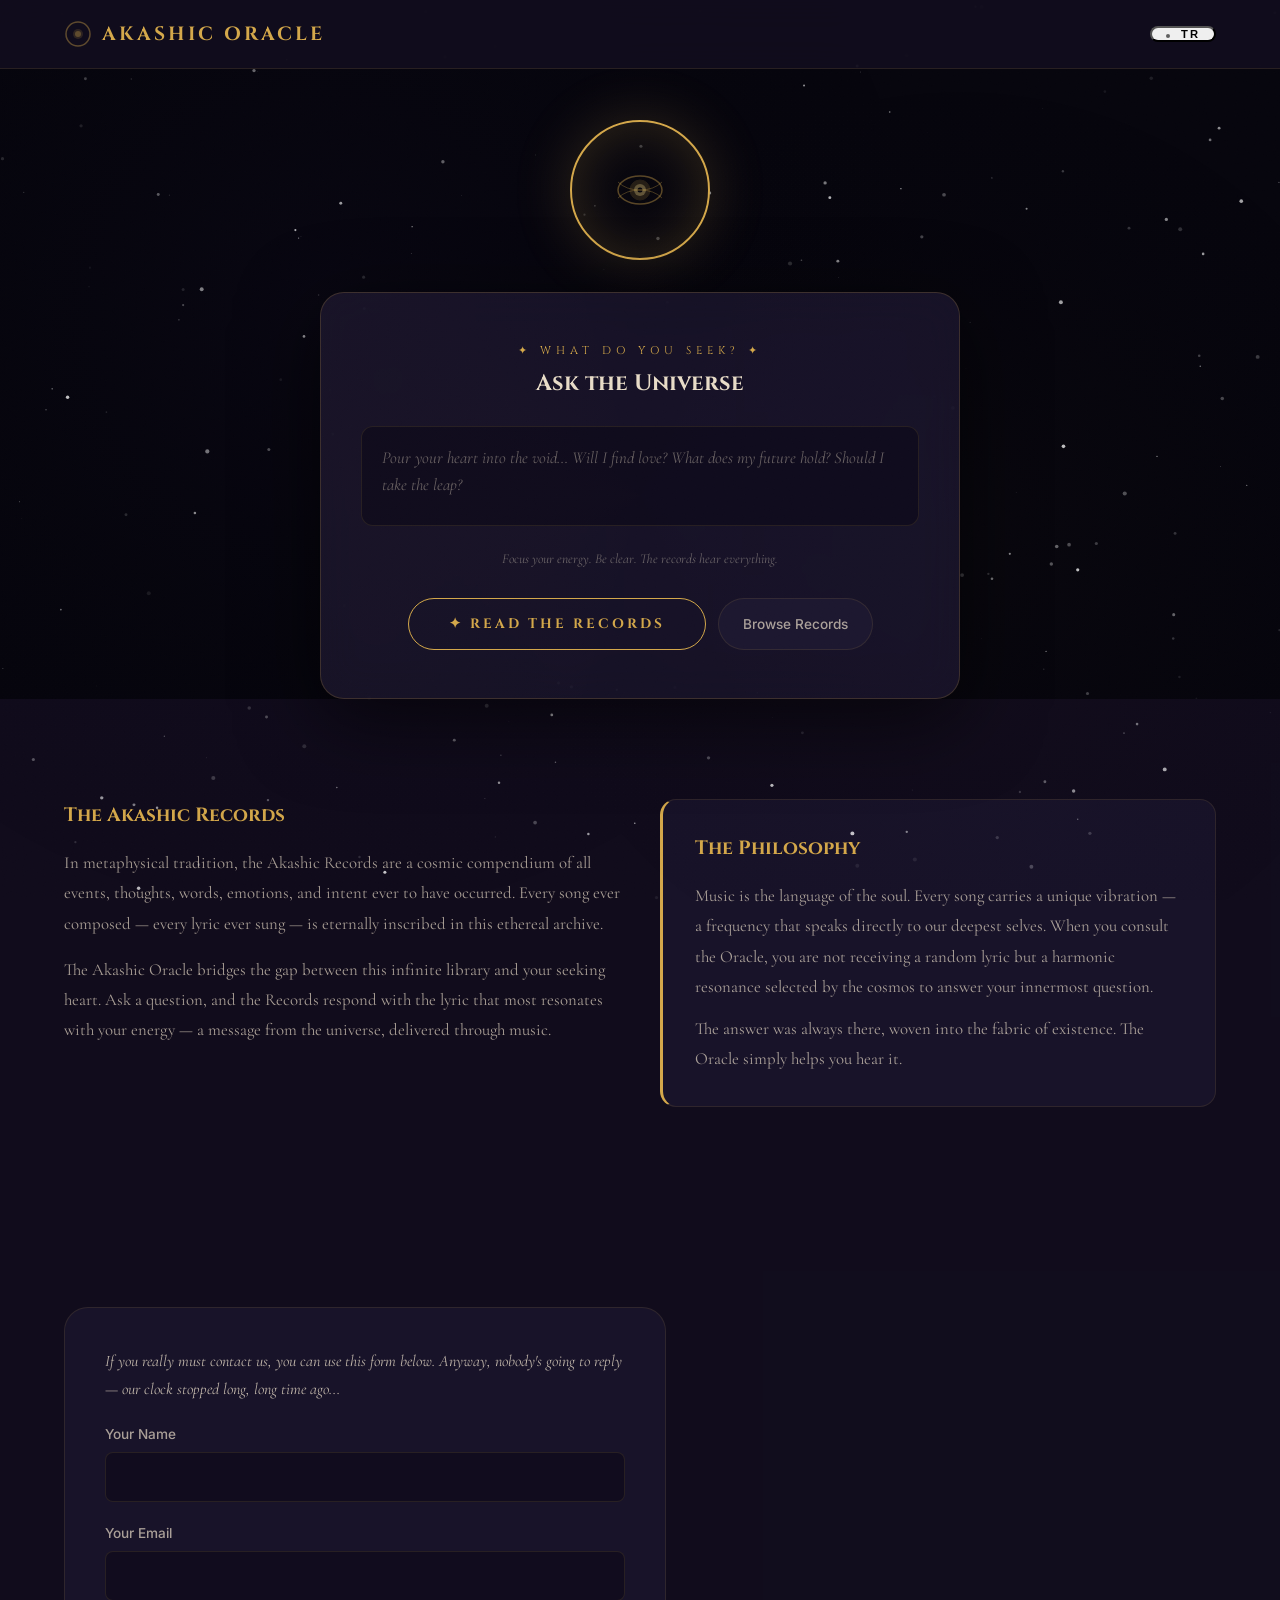
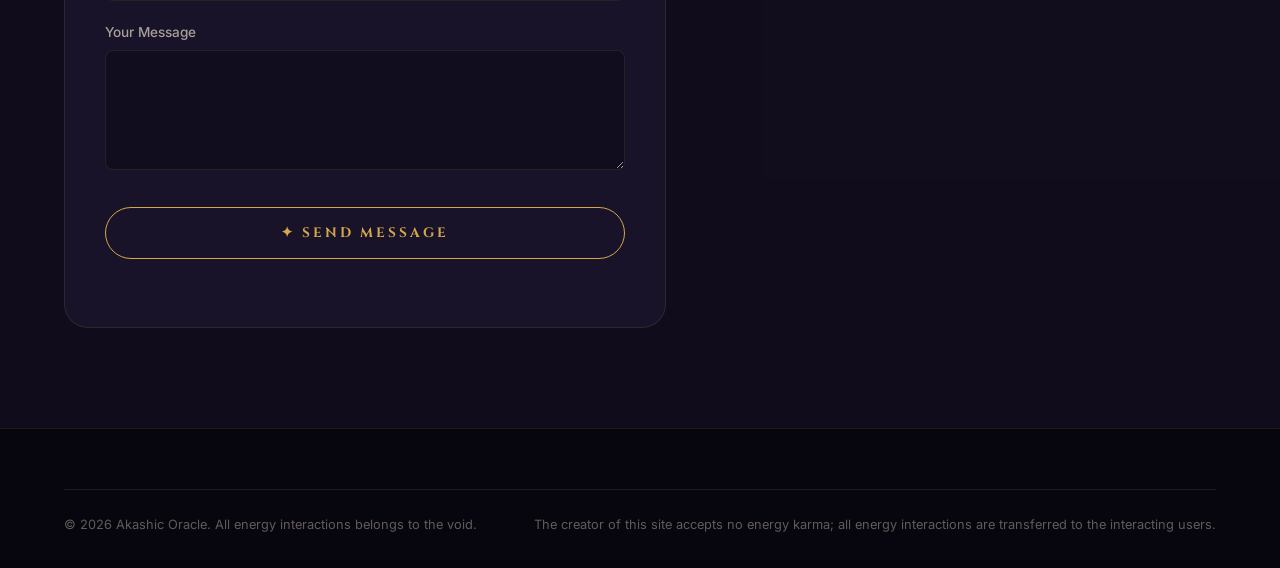
<file: index.html>
<!DOCTYPE html>
<html lang="en" data-theme="dark">
<head>
<meta charset="UTF-8">
<meta name="viewport" content="width=device-width,initial-scale=1.0">
<title data-i18n="site_title">Akashic Oracle — The Universe Speaks Through Song</title>
<meta name="description" content="Consult the Akashic Records through song lyrics. Ask a question, receive wisdom from the cosmic library of every song ever sung." data-i18n="attr:content:meta_desc">
<meta name="theme-color" content="#07060e">
<link rel="canonical" href="https://ilkimonercan.github.io/songoracle/">
<meta property="og:title" content="Akashic Oracle — The Universe Speaks Through Song" data-i18n="attr:content:og_title">
<meta property="og:description" content="Consult the Akashic Records through song lyrics. The cosmic library of every song ever sung awaits your question." data-i18n="attr:content:og_desc">
<meta property="og:type" content="website">
<meta property="og:url" content="https://ilkimonercan.github.io/songoracle/">
<meta property="og:locale" content="en_US">
<meta property="og:site_name" content="Akashic Oracle">
<meta name="twitter:card" content="summary_large_image">
<meta name="twitter:title" content="Akashic Oracle" data-i18n="attr:content:tw_title">
<meta name="twitter:description" content="The Universe Speaks Through Song" data-i18n="attr:content:tw_desc">
<link rel="icon" type="image/svg+xml" href="data:image/svg+xml,%3Csvg%20xmlns%3D%27http%3A%2F%2Fwww.w3.org%2F2000%2Fsvg%27%20viewBox%3D%270%200%2064%2064%27%3E%3Ccircle%20cx%3D%2732%27%20cy%3D%2732%27%20r%3D%2730%27%20fill%3D%27%2307060e%27%20stroke%3D%27%23d4a84b%27%20stroke-width%3D%272%27%2F%3E%3Ccircle%20cx%3D%2725%27%20cy%3D%2727%27%20r%3D%278%27%20fill%3D%27%23d4a84b%27%20opacity%3D%270.3%27%2F%3E%3Ccircle%20cx%3D%2728%27%20cy%3D%2723%27%20r%3D%273.5%27%20fill%3D%27%23f0d68a%27%2F%3E%3Ccircle%20cx%3D%2728%27%20cy%3D%2723%27%20r%3D%271.2%27%20fill%3D%27%2307060e%27%2F%3E%3C%2Fsvg%3E">
<link rel="apple-touch-icon" href="data:image/svg+xml,%3Csvg%20xmlns%3D%27http%3A%2F%2Fwww.w3.org%2F2000%2Fsvg%27%20viewBox%3D%270%200%2064%2064%27%3E%3Ccircle%20cx%3D%2732%27%20cy%3D%2732%27%20r%3D%2730%27%20fill%3D%27%2307060e%27%20stroke%3D%27%23d4a84b%27%20stroke-width%3D%272%27%2F%3E%3Ccircle%20cx%3D%2725%27%20cy%3D%2727%27%20r%3D%278%27%20fill%3D%27%23d4a84b%27%20opacity%3D%270.3%27%2F%3E%3Ccircle%20cx%3D%2728%27%20cy%3D%2723%27%20r%3D%273.5%27%20fill%3D%27%23f0d68a%27%2F%3E%3Ccircle%20cx%3D%2728%27%20cy%3D%2723%27%20r%3D%271.2%27%20fill%3D%27%2307060e%27%2F%3E%3C%2Fsvg%3E">
<script async src="https://www.googletagmanager.com/gtag/js?id=G-XXXXXXXXXX"></script>
<script>window.dataLayer=window.dataLayer||[];function gtag(){dataLayer.push(arguments);}gtag('js',new Date());gtag('config','G-XXXXXXXXXX');</script>
<link rel="preconnect" href="https://fonts.googleapis.com">
<link rel="preconnect" href="https://fonts.gstatic.com" crossorigin>
<link href="https://fonts.googleapis.com/css2?family=Cinzel:wght@400;700;900&family=Cormorant+Garamond:ital,wght@0,300;0,500;0,700;1,300;1,500&family=Inter:wght@400;500;600&display=swap" rel="stylesheet">
<link rel="stylesheet" href="styles.css">
</head>
<body>
<header>

  <nav>

    <a href="#" class="logo" aria-label="Akashic Oracle Home">

      <svg viewBox="0 0 28 28" fill="none" aria-hidden="true">

        <circle cx="14" cy="14" r="12" stroke="currentColor" stroke-width="1.5" opacity="0.4"/>

        <circle cx="14" cy="14" r="5" fill="currentColor" opacity="0.15"/>

        <circle cx="14" cy="14" r="3" fill="currentColor" opacity="0.3"/>

      </svg>

      Akashic Oracle

    </a>

    <div class="nav-controls">

      <button class="lang-btn" id="langBtn" aria-label="Switch language"><span class="lang-dot"></span>TR</button>


    </div>

  </nav>

</header>

<canvas id="star-canvas" aria-hidden="true"></canvas>

<div class="grain-overlay" aria-hidden="true"></div>

<main id="main-content">

<div class="hero-sigil" role="img" aria-label="All-seeing eye symbol" style="margin-top:120px">

  <svg class="eye-svg" viewBox="0 0 56 56" fill="none" aria-hidden="true">

    <ellipse cx="28" cy="28" rx="22" ry="14" stroke="#d4a84b" stroke-width="1.5" opacity="0.4"/>

    <circle cx="28" cy="28" r="10" fill="#d4a84b" opacity="0.15" stroke="#d4a84b" stroke-width="1"/>

    <circle cx="28" cy="28" r="6" fill="#f0d68a" opacity="0.3"/>

    <circle cx="28" cy="28" r="2.5" fill="#07060e"/>

    <path d="M6 20 Q14 28 28 28 Q42 28 50 20" stroke="#d4a84b" stroke-width="1" fill="none" opacity="0.3"/>

    <path d="M6 36 Q14 28 28 28 Q42 28 50 36" stroke="#d4a84b" stroke-width="1" fill="none" opacity="0.3"/>

  </svg>

</div>

<div class="oracle-card" id="oracleCard">

  <div id="oracleQuestion" class="oracle-phase">

    <p class="oracle-label" data-i18n="oracle_label">&#10022; What Do You Seek? &#10022;</p>

    <h3 class="oracle-title" data-i18n="oracle_title">Ask the Universe</h3>

    <textarea class="oracle-input" id="oracleInput" data-i18n-attr="placeholder:oracle_placeholder" placeholder="Pour your heart into the void… Will I find love? What does my future hold? Should I take the leap?" aria-label="Your question for the Akashic Oracle" maxlength="300"></textarea>

    <p class="oracle-hint" data-i18n="oracle_hint">Focus your energy. Be clear. The records hear everything.</p>

    <div class="oracle-actions"><button class="btn-primary" id="oracleBtn" data-i18n="oracle_btn">&#10022; Read the Records</button><button class="btn-secondary" id="browseBtn" data-i18n="browse_btn">Browse Records</button></div>

  </div>

  <div id="oracleRitual" class="oracle-phase" style="display:none">

    <div class="ritual-container">

      <div class="ritual-portal" role="img" aria-label="Spinning cosmic portal">

        <div class="portal-ring"></div><div class="portal-ring"></div><div class="portal-ring"></div><div class="portal-ring"></div><div class="ritual-core"></div>

      </div>

      <p class="ritual-text" data-i18n="ritual_1">Tuning to the cosmic frequency…</p>

      <p class="ritual-text" data-i18n="ritual_2">Searching the Akashic Records…</p>

      <p class="ritual-text" data-i18n="ritual_3">The stars align with your question…</p>

      <p class="ritual-text" data-i18n="ritual_4">The universe reveals its song…</p>

      <div class="ritual-bar"><div class="ritual-bar-fill"></div></div>

    </div>

  </div>

  <div id="oracleAnswer" class="oracle-phase" style="display:none">

    <p class="oracle-label" data-i18n="answer_label">&#10022; The Oracle Speaks &#10022;</p>

    <div class="answer-lyric" id="answerLyric"></div>

    <div class="answer-attribution"><div class="answer-song" id="answerSong"></div><div class="answer-artist" id="answerArtist"></div></div>

    <div class="answer-actions">

      <button class="btn-primary" id="askAgainBtn" data-i18n="ask_again">&#10022; Ask Again</button>

      <button class="btn-secondary" id="shareBtn" data-i18n="share_btn">⟐ Share</button>

      <button class="btn-secondary" id="listenBtn" data-i18n="listen_btn">▶ Listen</button>

    </div>

  </div>

  <div id="oracleBrowse" class="oracle-phase" style="display:none">

    <div class="browser-header">

      <p class="oracle-label" data-i18n="browse_title">Song Library</p>

      <input type="text" id="browseSearch" class="browser-search" data-i18n-attr="placeholder:browse_search_placeholder" placeholder="Search by song, artist, or vibe…" aria-label="Search songs">

    </div>

    <div id="browseGrid" class="browser-grid" role="list" aria-live="polite"></div>

    <p id="browseNoResults" class="browser-no-results" data-i18n="browse_no_results" style="display:none">No songs match your search. Try a different keyword.</p>

    <div class="browser-actions">

      <button class="btn-secondary" id="browseCloseBtn" data-i18n="browse_close">&#10022; Back to Oracle</button>

    </div>

  </div>

</div>

  <section id="about" class="section" aria-labelledby="about-title">

    <div class="container">

      <div class="about-grid">

        <article class="about-article">

          <h3 data-i18n="about_h1">The Akashic Records</h3>

          <p data-i18n="about_p1">In metaphysical tradition, the Akashic Records are a cosmic compendium of all events, thoughts, words, emotions, and intent ever to have occurred. Every song ever composed — every lyric ever sung — is eternally inscribed in this ethereal archive.</p>

          <p style="margin-top:16px" data-i18n="about_p2">The Akashic Oracle bridges the gap between this infinite library and your seeking heart. Ask a question, and the Records respond with the lyric that most resonates with your energy — a message from the universe, delivered through music.</p>

        </article>

        <aside class="about-aside">

          <h3 data-i18n="about_h2">The Philosophy</h3>

          <p data-i18n="about_p3">Music is the language of the soul. Every song carries a unique vibration — a frequency that speaks directly to our deepest selves. When you consult the Oracle, you are not receiving a random lyric but a harmonic resonance selected by the cosmos to answer your innermost question.</p>

          <p style="margin-top:12px" data-i18n="about_p4">The answer was always there, woven into the fabric of existence. The Oracle simply helps you hear it.</p>

        </aside>

      </div>

    </div>

  </section>

  <section id="contact" class="section" aria-labelledby="contact-title">

    <div class="container">

      <div class="contact-grid">

        <form class="contact-form" id="contactForm" action="https://formsubmit.co/ilkimonrcn@gmail.com" method="POST" aria-label="Contact form">

          <input type="hidden" name="_captcha" value="false">
          <input type="hidden" name="_next" value="https://ilkimonercan.github.io/songoracle/">

          <p style="margin-bottom:20px;font-style:italic;opacity:0.8" data-i18n="form_intro">If you really must contact us, you can use this form below. Anyway, nobody's going to reply — our clock stopped long, long time ago...</p>

          <div class="form-group"><label class="form-label" for="formName" data-i18n="form_name">Your Name</label><input class="form-input" id="formName" name="name" type="text" required aria-required="true" autocomplete="name"></div>

          <div class="form-group"><label class="form-label" for="formEmail" data-i18n="form_email">Your Email</label><input class="form-input" id="formEmail" name="email" type="email" required aria-required="true" autocomplete="email" pattern="[a-zA-Z0-9._%+\-]+@[a-zA-Z0-9.\-]+\.[a-zA-Z]{2,}" title="Please enter a valid email address"></div>

          <div class="form-group"><label class="form-label" for="formMessage" data-i18n="form_message">Your Message</label><textarea class="form-textarea" id="formMessage" name="message" required aria-required="true"></textarea></div>

          <button class="form-submit" type="submit" data-i18n="form_submit">&#10022; Send Message</button>

          <div class="form-status" id="formStatus" role="alert" aria-live="polite"></div>

        </form>

      </div>

    </div>

  </section>

</main>

<footer role="contentinfo">

  <div class="container">

    <div class="footer-bottom">

      <p>&copy; 2026 Akashic Oracle. <span data-i18n="footer_rights">All energy interactions belongs to the void.</span></p>

      <p data-i18n="footer_karma">The creator of this site accepts no energy karma; all energy interactions are transferred to the interacting users.</p>

    </div>

  </div>

</footer>
<script src="i18n.js"></script>
<script src="init.js"></script>
<script src="songs.js"></script>
<script src="youtube.js"></script>
<script src="oracle.js"></script>
</body>
</html>
</file>
<file: styles.css>
﻿
:root {
  --font-display: 'Cinzel', serif;
  --font-body: 'Cormorant Garamond', serif;
  --font-ui: 'Inter', sans-serif;
  --radius-sm: 8px;
  --radius-md: 16px;
  --radius-lg: 24px;
  --transition: 0.35s cubic-bezier(0.22, 1, 0.36, 1);
  --shadow-card: 0 20px 80px rgba(0,0,0,0.6);
  --focus-ring: 0 0 0 3px rgba(212,168,75,0.5);
  --max-width: 1200px;
}
[data-theme="dark"] {
  --bg-deep: #07060e;
  --bg-surface: rgba(18, 14, 30, 0.92);
  --bg-card: rgba(26, 22, 44, 0.85);
  --bg-elevated: rgba(30, 26, 50, 0.9);
  --bg-input: rgba(10, 6, 20, 0.5);
  --gold: #d4a84b;
  --gold-light: #f0d68a;
  --gold-glow: rgba(212, 168, 75, 0.2);
  --amethyst: #8b5cf6;
  --amethyst-dim: rgba(139, 92, 246, 0.12);
  --text-primary: #e8dcc8;
  --text-secondary: rgba(232, 220, 200, 0.7);
  --text-muted: rgba(232, 220, 200, 0.4);
  --border-light: rgba(212, 168, 75, 0.12);
  --border-medium: rgba(212, 168, 75, 0.2);
  --danger: #ef4444;
  --success: #22c55e;
}

*, *::before, *::after { margin: 0; padding: 0; box-sizing: border-box; }
html { scroll-behavior: smooth; scroll-padding-top: 20px; }
body {
  font-family: var(--font-body);
  background: var(--bg-deep);
  color: var(--text-primary);
  line-height: 1.7;
  transition: background 0.5s ease, color 0.35s ease;
  min-height: 100vh;
  overflow-x: hidden;
}
::selection { background: var(--gold); color: var(--bg-deep); }
:focus-visible { outline: none; box-shadow: var(--focus-ring); border-radius: 4px; }
a { color: var(--gold); text-decoration: none; transition: color var(--transition), opacity var(--transition); }
a:hover { color: var(--gold-light); }
svg { max-width: 100%; display: block; }
ul { list-style: none; }
.container { width: 100%; max-width: var(--max-width); margin: 0 auto; padding: 0 24px; }
.sr-only { position: absolute; width: 1px; height: 1px; padding: 0; margin: -1px; overflow: hidden; clip: rect(0,0,0,0); white-space: nowrap; border: 0; }
.skip-link { position: fixed; top: -100%; left: 16px; z-index: 10000; background: var(--gold); color: var(--bg-deep); padding: 12px 24px; border-radius: 0 0 var(--radius-sm) var(--radius-sm); font-family: var(--font-ui); font-size: 0.9rem; font-weight: 600; transition: top var(--transition); }
.skip-link:focus { top: 0; }

header { position: fixed; top: 0; left: 0; right: 0; z-index: 1000; background: var(--bg-surface); backdrop-filter: blur(16px); -webkit-backdrop-filter: blur(16px); border-bottom: 1px solid var(--border-light); transition: background 0.5s ease, border-color 0.5s ease; }
nav { display: flex; align-items: center; justify-content: space-between; max-width: var(--max-width); margin: 0 auto; padding: 0 24px; height: 68px; }
.logo { font-family: var(--font-display); font-size: 1.2rem; font-weight: 700; color: var(--gold); letter-spacing: 3px; text-transform: uppercase; display: flex; align-items: center; gap: 10px; flex-shrink: 0; }
.logo:hover { color: var(--gold-light); }
.logo svg { width: 28px; height: 28px; flex-shrink: 0; }
.btn-primary { display: inline-flex; align-items: center; gap: 10px; background: transparent; border: 1.5px solid var(--gold); color: var(--gold); font-family: var(--font-display); font-size: 0.85rem; font-weight: 700; letter-spacing: 3px; text-transform: uppercase; padding: 16px 40px; border-radius: 40px; cursor: pointer; transition: all 0.4s; position: relative; overflow: hidden; }
.btn-primary:hover { background: var(--gold); color: var(--bg-deep); box-shadow: 0 0 50px var(--gold-glow); transform: translateY(-2px); }
.btn-primary:active { transform: translateY(0); }
.btn-secondary { display: inline-flex; align-items: center; gap: 8px; background: var(--bg-elevated); border: 1px solid var(--border-light); color: var(--text-secondary); font-family: var(--font-ui); font-size: 0.85rem; font-weight: 500; padding: 12px 24px; border-radius: 40px; cursor: pointer; transition: all var(--transition); }
.btn-secondary:hover { border-color: var(--gold); color: var(--gold); background: var(--gold-glow); transform: translateY(-1px); }
.nav-controls { display: flex; align-items: center; gap: 8px; }

.lang-btn { width: auto; padding: 0 14px; border-radius: 22px; font-size: 0.7rem; font-weight: 700; letter-spacing: 2px; text-transform: uppercase; }
.lang-btn::before { border-radius: 22px; }
.lang-btn.active { background: var(--gold); color: var(--bg-deep); }
.lang-btn.active::before { border-color: transparent; }
.lang-btn .lang-dot { width: 4px; height: 4px; border-radius: 50%; background: currentColor; display: inline-block; margin-right: 6px; opacity: 0.6; transition: all 0.4s ease; }
.lang-btn:hover .lang-dot { opacity: 1; transform: scale(1.3); }

.section { padding: 100px 0; transition: background 0.5s ease; }
.section-header { text-align: center; margin-bottom: 56px; }
.section-label { font-family: var(--font-display); font-size: 0.7rem; letter-spacing: 5px; text-transform: uppercase; color: var(--gold); margin-bottom: 8px; }
.section-title { font-family: var(--font-display); font-size: clamp(1.6rem, 3.5vw, 2.4rem); font-weight: 700; color: var(--text-primary); }
.section-desc { font-size: 1.05rem; color: var(--text-secondary); max-width: 600px; margin: 12px auto 0; font-style: italic; }

#about { background: var(--bg-surface); }
.about-grid { display: grid; grid-template-columns: 1fr 1fr; gap: 40px; }
.about-article h3, .about-aside h3 { font-family: var(--font-display); font-size: 1.2rem; font-weight: 700; color: var(--gold); margin-bottom: 16px; }
.about-article p, .about-aside p { font-size: 1.05rem; color: var(--text-secondary); line-height: 1.8; }
.about-aside { background: var(--bg-card); border: 1px solid var(--border-light); border-radius: var(--radius-md); padding: 32px; border-left: 3px solid var(--gold); transition: background 0.5s ease, border-color 0.5s ease; }
.hero-sigil { width: 140px; height: 140px; margin: 0 auto 32px; position: relative; border-radius: 50%; border: 2px solid var(--gold); display: flex; align-items: center; justify-content: center; animation: heroPulse 4s ease-in-out infinite; box-shadow: 0 0 60px var(--gold-glow), inset 0 0 60px var(--gold-glow); }
@keyframes heroPulse { 0%,100% { box-shadow: 0 0 40px var(--gold-glow), inset 0 0 40px var(--gold-glow); transform: scale(1); } 50% { box-shadow: 0 0 80px var(--gold-glow), inset 0 0 80px var(--gold-glow); transform: scale(1.05); } }
.hero-sigil .eye-svg { width: 56px; height: 56px; }

#reading { background: var(--bg-deep); }
.oracle-card { max-width: 640px; margin: 0 auto; background: var(--bg-card); backdrop-filter: blur(20px); -webkit-backdrop-filter: blur(20px); border: 1px solid var(--border-medium); border-radius: var(--radius-lg); padding: 48px 40px; position: relative; overflow: hidden; box-shadow: var(--shadow-card); transition: background 0.5s ease, border-color 0.5s ease, box-shadow 0.5s ease; }
.oracle-card::before { content: ''; position: absolute; top: -50%; left: -50%; width: 200%; height: 200%; background: conic-gradient(from 0deg, transparent, var(--amethyst-dim), transparent, var(--gold-glow), transparent); animation: rotateBg 20s linear infinite; opacity: 0.06; pointer-events: none; }
@keyframes rotateBg { to { transform: rotate(360deg); } }
.oracle-card > * { position: relative; z-index: 1; }
.oracle-label { font-family: var(--font-display); font-size: 0.7rem; letter-spacing: 5px; text-transform: uppercase; color: var(--gold); margin-bottom: 4px; text-align: center; }
.oracle-title { font-family: var(--font-display); font-size: 1.4rem; font-weight: 700; text-align: center; margin-bottom: 24px; color: var(--text-primary); }
.oracle-input { width: 100%; background: var(--bg-input); border: 1px solid var(--border-light); border-radius: 12px; padding: 18px 20px; color: var(--text-primary); font-family: var(--font-body); font-size: 1.05rem; line-height: 1.6; resize: none; min-height: 100px; outline: none; transition: all var(--transition); }
.oracle-input:focus { border-color: var(--gold); box-shadow: 0 0 30px var(--gold-glow); }
.oracle-input::placeholder { color: var(--text-muted); font-style: italic; }
.oracle-hint { font-size: 0.85rem; color: var(--text-muted); margin: 12px 0 28px; font-style: italic; text-align: center; }
.oracle-actions { display: flex; gap: 12px; justify-content: center; flex-wrap: wrap; }
.ritual-container { text-align: center; padding: 40px 0; }
.ritual-portal { width: 160px; height: 160px; margin: 0 auto 32px; position: relative; }
.portal-ring { position: absolute; border-radius: 50%; border: 1.5px solid rgba(212,168,75,0.15); animation: portalSpin 4s linear infinite; }
.portal-ring:nth-child(1) { width: 100%; height: 100%; animation-duration: 4s; }
.portal-ring:nth-child(2) { width: 78%; height: 78%; border-color: rgba(139,92,246,0.12); animation-duration: 3s; animation-direction: reverse; top: 11%; left: 11%; }
.portal-ring:nth-child(3) { width: 56%; height: 56%; animation-duration: 2.5s; top: 22%; left: 22%; }
.portal-ring:nth-child(4) { width: 34%; height: 34%; border-color: rgba(139,92,246,0.1); animation-duration: 2s; animation-direction: reverse; top: 33%; left: 33%; }
@keyframes portalSpin { to { transform: rotate(360deg); } }
.ritual-core { width: 24px; height: 24px; border-radius: 50%; background: var(--gold); position: absolute; top: 50%; left: 50%; transform: translate(-50%,-50%); z-index: 2; box-shadow: 0 0 40px var(--gold), 0 0 80px var(--amethyst); animation: corePulse 1.5s ease-in-out infinite; }
@keyframes corePulse { 0%,100% { box-shadow: 0 0 30px var(--gold), 0 0 60px var(--amethyst); transform: translate(-50%,-50%) scale(1); } 50% { box-shadow: 0 0 60px var(--gold), 0 0 120px var(--amethyst); transform: translate(-50%,-50%) scale(1.3); } }
.ritual-text { font-size: 1rem; color: var(--text-secondary); margin-bottom: 6px; opacity: 0; animation: textFade 0.6s ease forwards; }
.ritual-text:nth-child(2) { animation-delay: 1.2s; }
.ritual-text:nth-child(3) { animation-delay: 2.6s; }
.ritual-text:nth-child(4) { animation-delay: 4s; }
@keyframes textFade { from { opacity: 0; transform: translateY(8px); } to { opacity: 1; transform: translateY(0); } }
.ritual-bar { width: 200px; height: 2px; margin: 20px auto 0; background: var(--border-light); border-radius: 2px; overflow: hidden; }
.ritual-bar-fill { height: 100%; width: 0%; background: linear-gradient(90deg, var(--gold), var(--amethyst)); animation: barFill 5.5s ease forwards; animation-delay: 0.8s; }
@keyframes barFill { 0% { width: 0%; } 100% { width: 100%; } }
.answer-lyric { font-size: 1.5rem; line-height: 1.5; text-align: center; font-style: italic; color: var(--text-primary); padding: 24px 0; position: relative; }

.answer-attribution { text-align: center; border-top: 1px solid var(--border-light); padding-top: 16px; margin-top: 8px; }
.answer-song { font-family: var(--font-display); font-size: 1rem; color: var(--gold-light); letter-spacing: 1px; }
.answer-artist { font-size: 0.95rem; color: var(--text-muted); font-style: italic; margin-top: 2px; }
.answer-actions { margin-top: 24px; display: flex; gap: 12px; justify-content: center; flex-wrap: wrap; }
.listen-btn { display: inline-flex; align-items: center; gap: 6px; }
.browser-header { text-align: center; margin-bottom: 20px; }
.browser-search { width: 100%; background: var(--bg-input); border: 1px solid var(--border-light); border-radius: 12px; padding: 14px 18px; color: var(--text-primary); font-family: var(--font-body); font-size: 1rem; outline: none; transition: all var(--transition); margin-top: 12px; }
.browser-search:focus { border-color: var(--gold); box-shadow: 0 0 20px var(--gold-glow); }
.browser-search::placeholder { color: var(--text-muted); font-style: italic; }
.browser-grid { display: grid; grid-template-columns: repeat(auto-fill, minmax(220px, 1fr)); gap: 12px; max-height: 350px; overflow-y: auto; padding: 4px 2px; }
.browser-grid::-webkit-scrollbar { width: 6px; }
.browser-grid::-webkit-scrollbar-track { background: transparent; }
.browser-grid::-webkit-scrollbar-thumb { background: var(--border-medium); border-radius: 3px; }
.song-card { background: var(--bg-card); border: 1px solid var(--border-light); border-radius: var(--radius-sm); padding: 14px 16px; cursor: pointer; transition: all var(--transition); display: flex; justify-content: space-between; align-items: center; gap: 8px; }
.song-card:hover { border-color: var(--gold); background: var(--gold-glow); transform: translateY(-1px); }
.song-card-info { min-width: 0; flex: 1; }
.song-card-song { font-family: var(--font-display); font-size: 0.8rem; color: var(--gold-light); letter-spacing: 0.5px; white-space: nowrap; overflow: hidden; text-overflow: ellipsis; }
.song-card-artist { font-size: 0.75rem; color: var(--text-muted); font-style: italic; white-space: nowrap; overflow: hidden; text-overflow: ellipsis; }
.song-card .listen-btn { width: 32px; height: 32px; border-radius: 50%; border: 1px solid var(--border-light); background: transparent; color: var(--text-muted); cursor: pointer; display: flex; align-items: center; justify-content: center; font-size: 0.8rem; flex-shrink: 0; transition: all var(--transition); }
.song-card .listen-btn:hover { border-color: var(--gold); color: var(--gold); background: var(--gold-glow); transform: scale(1.1); }
.browser-no-results { text-align: center; color: var(--text-muted); font-style: italic; padding: 32px 0; }
.browser-actions { margin-top: 20px; text-align: center; }
@media (max-width: 768px) {
  .browser-grid { grid-template-columns: 1fr; max-height: 280px; }
}

#how-it-works { background: var(--bg-surface); }
.steps-grid { display: grid; grid-template-columns: repeat(3, 1fr); gap: 32px; }
.step-card { background: var(--bg-card); border: 1px solid var(--border-light); border-radius: var(--radius-md); padding: 36px 28px; text-align: center; transition: all 0.4s ease; }
.step-card:hover { transform: translateY(-6px); border-color: var(--border-medium); box-shadow: var(--shadow-card); }
.step-number { width: 48px; height: 48px; border-radius: 50%; display: flex; align-items: center; justify-content: center; margin: 0 auto 20px; font-family: var(--font-display); font-weight: 900; font-size: 1.2rem; background: var(--gold-glow); color: var(--gold); border: 1px solid var(--border-medium); }
.step-card h3 { font-family: var(--font-display); font-size: 1.1rem; color: var(--gold); margin-bottom: 12px; }
.step-card p { font-size: 0.95rem; color: var(--text-secondary); line-height: 1.7; }

#testimonials { background: var(--bg-deep); }
.testimonials-wrapper { position: relative; max-width: 700px; margin: 0 auto; }
.testimonials-track { overflow: hidden; border-radius: var(--radius-md); }
.testimonials-inner { display: flex; transition: transform 0.5s cubic-bezier(0.22, 1, 0.36, 1); }
.testimonial-card { min-width: 100%; padding: 40px 36px; background: var(--bg-card); border: 1px solid var(--border-light); border-radius: var(--radius-md); text-align: center; transition: background 0.5s ease, border-color 0.5s ease; }
.testimonial-stars { color: var(--gold); font-size: 1.1rem; letter-spacing: 4px; margin-bottom: 16px; }
.testimonial-text { font-size: 1.1rem; font-style: italic; color: var(--text-primary); line-height: 1.7; margin-bottom: 20px; }
.testimonial-author { font-family: var(--font-display); font-size: 0.9rem; color: var(--gold); letter-spacing: 1px; }
.testimonial-location { font-size: 0.8rem; color: var(--text-muted); font-style: italic; }
.testimonial-controls { display: flex; align-items: center; justify-content: center; gap: 20px; margin-top: 24px; }
.testimonial-btn { width: 44px; height: 44px; border-radius: 50%; border: 1px solid var(--border-light); background: var(--bg-card); color: var(--text-secondary); cursor: pointer; display: flex; align-items: center; justify-content: center; font-size: 1.2rem; transition: all var(--transition); }
.testimonial-btn:hover { border-color: var(--gold); color: var(--gold); background: var(--gold-glow); }
.testimonial-dots { display: flex; gap: 8px; }
.testimonial-dot { width: 10px; height: 10px; border-radius: 50%; border: 1px solid var(--border-light); background: transparent; cursor: pointer; transition: all var(--transition); }
.testimonial-dot.active { background: var(--gold); border-color: var(--gold); transform: scale(1.2); }

#contact { background: var(--bg-surface); }
.contact-grid { display: grid; grid-template-columns: 1.2fr 1fr; gap: 48px; align-items: start; }
.contact-form { background: var(--bg-card); border: 1px solid var(--border-light); border-radius: var(--radius-lg); padding: 40px; transition: background 0.5s ease, border-color 0.5s ease; }
.form-group { margin-bottom: 20px; }
.form-label { display: block; font-family: var(--font-ui); font-size: 0.85rem; font-weight: 500; color: var(--text-secondary); margin-bottom: 6px; }
.form-input, .form-textarea { width: 100%; background: var(--bg-input); border: 1px solid var(--border-light); border-radius: var(--radius-sm); padding: 14px 16px; color: var(--text-primary); font-family: var(--font-body); font-size: 1rem; outline: none; transition: all var(--transition); }
.form-input:focus, .form-textarea:focus { border-color: var(--gold); box-shadow: 0 0 20px var(--gold-glow); }
.form-textarea { min-height: 120px; resize: vertical; }
.form-submit { width: 100%; padding: 16px; margin-top: 8px; background: transparent; border: 1.5px solid var(--gold); color: var(--gold); font-family: var(--font-display); font-size: 0.85rem; font-weight: 700; letter-spacing: 3px; text-transform: uppercase; border-radius: 40px; cursor: pointer; transition: all 0.4s; }
.form-submit:hover { background: var(--gold); color: var(--bg-deep); box-shadow: 0 0 40px var(--gold-glow); }
.form-submit:disabled { opacity: 0.5; cursor: not-allowed; }
.form-status { margin-top: 12px; font-size: 0.9rem; text-align: center; padding: 8px; border-radius: var(--radius-sm); }
.form-status.success { background: rgba(34,197,94,0.1); color: var(--success); }
.form-status.error { background: rgba(239,68,68,0.1); color: var(--danger); }
.contact-info-panel { background: var(--bg-card); border: 1px solid var(--border-light); border-radius: var(--radius-lg); padding: 40px; border-left: 3px solid var(--gold); transition: background 0.5s ease, border-color 0.5s ease; }
.contact-info-panel h3 { font-family: var(--font-display); font-size: 1.1rem; color: var(--gold); margin-bottom: 16px; }
.contact-info-panel p { font-size: 0.95rem; color: var(--text-secondary); margin-bottom: 12px; line-height: 1.7; }
.contact-social { display: flex; gap: 12px; margin-top: 20px; }
.contact-social a { width: 40px; height: 40px; border-radius: 50%; border: 1px solid var(--border-light); display: flex; align-items: center; justify-content: center; color: var(--text-secondary); transition: all var(--transition); }
.contact-social a:hover { border-color: var(--gold); color: var(--gold); background: var(--gold-glow); transform: translateY(-2px); }

footer { background: var(--bg-deep); border-top: 1px solid var(--border-light); padding: 60px 0 32px; transition: background 0.5s ease, border-color 0.5s ease; }
.footer-grid { display: grid; grid-template-columns: 2fr 1fr 1fr; gap: 48px; margin-bottom: 40px; }
.footer-brand .logo { margin-bottom: 12px; }
.footer-brand p { font-size: 0.9rem; color: var(--text-muted); line-height: 1.7; max-width: 320px; }
.footer-nav h4, .footer-social-col h4 { font-family: var(--font-display); font-size: 0.8rem; letter-spacing: 3px; text-transform: uppercase; color: var(--gold); margin-bottom: 16px; }
.footer-nav a { display: block; font-family: var(--font-ui); font-size: 0.85rem; color: var(--text-muted); padding: 5px 0; transition: color var(--transition), padding var(--transition); }
.footer-nav a:hover { color: var(--gold); padding-left: 4px; }
.footer-social-links { display: flex; gap: 12px; }
.footer-social-links a { width: 36px; height: 36px; border-radius: 50%; border: 1px solid var(--border-light); display: flex; align-items: center; justify-content: center; color: var(--text-muted); transition: all var(--transition); }
.footer-social-links a:hover { border-color: var(--gold); color: var(--gold); transform: translateY(-2px); }
.footer-bottom { border-top: 1px solid var(--border-light); padding-top: 24px; display: flex; justify-content: space-between; align-items: center; font-size: 0.8rem; color: var(--text-muted); font-family: var(--font-ui); }

#star-canvas { position: fixed; inset: 0; width: 100%; height: 100%; z-index: 0; pointer-events: none; }
.energy-particle { position: fixed; border-radius: 50%; pointer-events: none; z-index: 999; animation: floatUp linear forwards; }
@keyframes floatUp { 0% { opacity: 0.8; transform: translateY(0) scale(1); } 100% { opacity: 0; transform: translateY(-180px) scale(0); } }
.reveal { opacity: 0; transform: translateY(30px); transition: all 0.8s cubic-bezier(0.22, 1, 0.36, 1); }
.reveal.visible { opacity: 1; transform: translateY(0); }
.grain-overlay { position: fixed; inset: 0; z-index: 998; pointer-events: none; opacity: 0.025; background-image: url("data:image/svg+xml,%3Csvg viewBox='0 0 256 256' xmlns='http://www.w3.org/2000/svg'%3E%3Cfilter id='n'%3E%3CfeTurbulence type='fractalNoise' baseFrequency='0.9' numOctaves='4' stitchTiles='stitch'/%3E%3C/filter%3E%3Crect width='100%25' height='100%25' filter='url(%23n)' opacity='0.4'/%3E%3C/svg%3E"); background-repeat: repeat; background-size: 256px 256px; }

@media (max-width: 768px) {
  .hamburger { display: flex; }
  .nav-links { position: fixed; top: 0; right: -100%; width: 280px; height: 100vh; background: var(--bg-elevated); flex-direction: column; padding: 100px 32px 40px; gap: 4px; z-index: 999; display: flex; }
  .nav-links.open { right: 0; }
  .about-grid { grid-template-columns: 1fr; }
  .contact-grid { grid-template-columns: 1fr; }
  .footer-grid { grid-template-columns: 1fr; gap: 32px; }
  .oracle-card { padding: 32px 20px; }
}
@media (min-width: 769px) and (max-width: 1024px) {
  .about-grid { grid-template-columns: 1fr 1fr; gap: 24px; }
  .contact-grid { grid-template-columns: 1fr; max-width: 600px; margin: 0 auto; }
  .footer-grid { grid-template-columns: 1fr 1fr; }
}
@media (prefers-reduced-motion: reduce) { *, *::before, *::after { animation-duration: 0.01ms !important; animation-iteration-count: 1 !important; transition-duration: 0.01ms !important; } html { scroll-behavior: auto; } }
</file>
